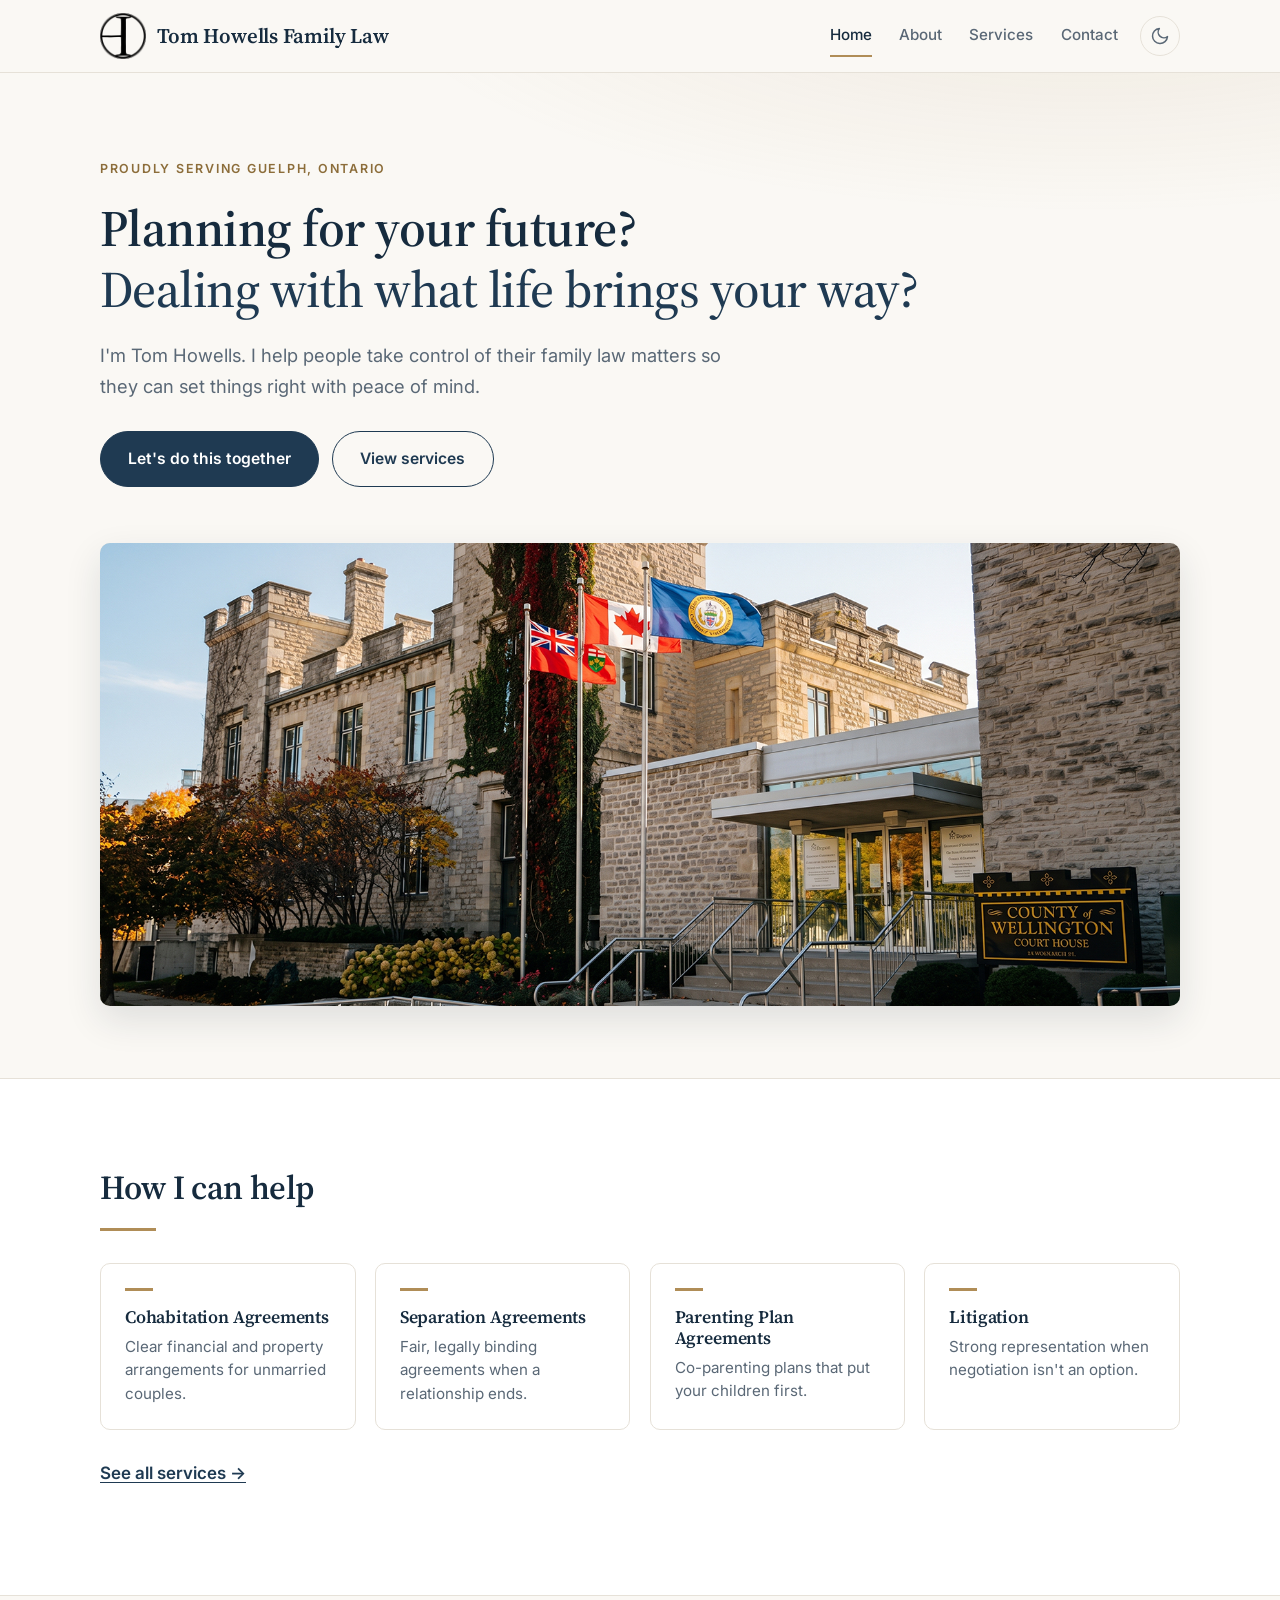
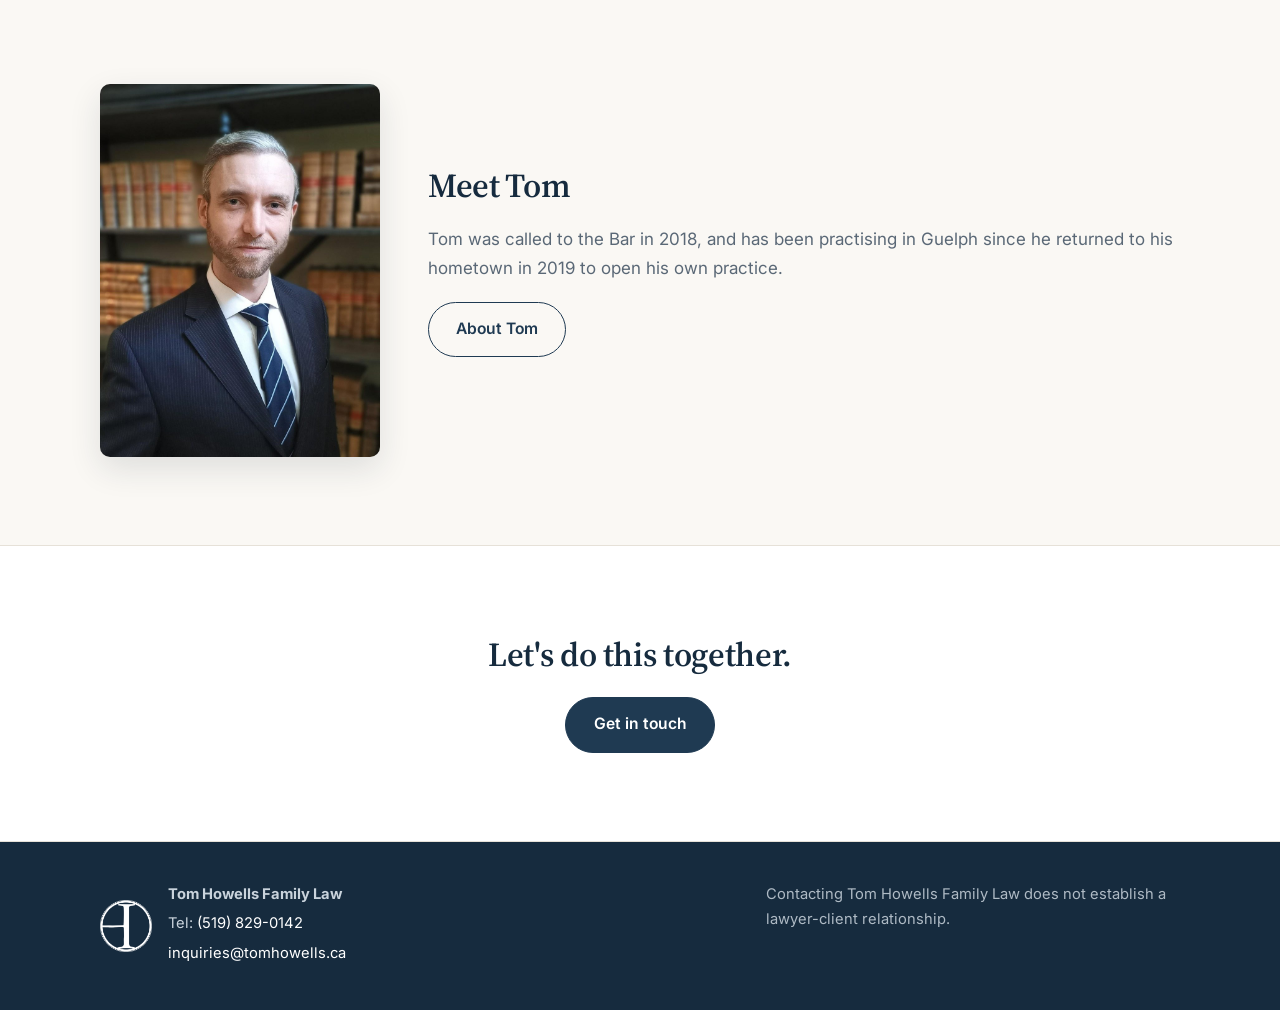
<file: index.html>
<!DOCTYPE html>
<html lang="en">
<head>
  <meta charset="utf-8">
  <meta name="viewport" content="width=device-width, initial-scale=1">
  <title>Tom Howells Family Law | Guelph, Ontario</title>
  <meta name="description" content="Tom Howells Family Law proudly serves Guelph, Ontario. Cohabitation agreements, separation agreements, parenting plans and family law litigation.">
  <meta name="theme-color" content="#faf8f4">
  <link rel="icon" href="favicon.ico" sizes="48x48">
  <link rel="icon" type="image/png" sizes="32x32" href="assets/favicon-32.png">
  <link rel="apple-touch-icon" href="assets/apple-touch-icon.png">
  <link rel="preconnect" href="https://fonts.googleapis.com">
  <link rel="preconnect" href="https://fonts.gstatic.com" crossorigin>
  <link href="https://fonts.googleapis.com/css2?family=Inter:wght@400;500;600&family=Source+Serif+4:wght@500;600&display=swap" rel="stylesheet">
  <link rel="stylesheet" href="styles.css">
  <script src="theme.js"></script>
  <script type="application/ld+json">
  {
    "@context": "https://schema.org",
    "@type": "LegalService",
    "name": "Tom Howells Family Law",
    "telephone": "+1-519-829-0142",
    "email": "inquiries@tomhowells.ca",
    "areaServed": { "@type": "City", "name": "Guelph" },
    "address": { "@type": "PostalAddress", "addressLocality": "Guelph", "addressRegion": "ON", "addressCountry": "CA" }
  }
  </script>
</head>
<body>
  <a class="skip-link" href="#main">Skip to content</a>

  <header class="site-header">
    <div class="container header-inner">
      <a class="brand" href="index.html">
        <img src="assets/logo.png" alt="" width="46" height="46">
        <span>Tom Howells Family Law</span>
      </a>
      <div class="header-actions">
      <nav class="nav" aria-label="Main">
        <a href="index.html" aria-current="page">Home</a>
        <a href="about.html">About</a>
        <a href="services.html">Services</a>
        <a href="contact.html">Contact</a>
      </nav>
        <button class="theme-toggle" type="button" aria-label="Switch to dark theme">
          <svg class="moon" viewBox="0 0 24 24" fill="none" stroke="currentColor" stroke-width="1.8" stroke-linecap="round" stroke-linejoin="round" aria-hidden="true"><path d="M21 12.8A9 9 0 1 1 11.2 3a7 7 0 0 0 9.8 9.8z"/></svg>
          <svg class="sun" viewBox="0 0 24 24" fill="none" stroke="currentColor" stroke-width="1.8" stroke-linecap="round" stroke-linejoin="round" aria-hidden="true"><circle cx="12" cy="12" r="4"/><path d="M12 2v2M12 20v2M4.93 4.93l1.41 1.41M17.66 17.66l1.41 1.41M2 12h2M20 12h2M4.93 19.07l1.41-1.41M17.66 6.34l1.41-1.41"/></svg>
        </button>
      </div>
    </div>
  </header>

  <main id="main">
    <section class="hero">
      <div class="container">
        <span class="eyebrow">Proudly serving Guelph, Ontario</span>
        <h1>
          <span>Planning for your future?</span>
          <span>Dealing with what life brings your way?</span>
        </h1>
        <p class="intro">I'm Tom Howells. I help people take control of their family law matters so they can set things right with peace of mind.</p>
        <div class="btn-row">
          <a class="btn" href="contact.html">Let's do this together</a>
          <a class="btn ghost" href="services.html">View services</a>
        </div>
        <figure class="hero-photo">
          <img src="assets/hero-1584.jpg"
               srcset="assets/hero-800.jpg 800w, assets/hero-1584.jpg 1584w"
               sizes="(min-width: 1120px) 1080px, calc(100vw - 2.5rem)"
               alt="The courthouse in Guelph, Ontario, on a sunny day" width="1584" height="672" fetchpriority="high">
        </figure>
      </div>
    </section>

    <section class="section alt" aria-labelledby="help-h">
      <div class="container">
        <div class="section-head">
          <h2 id="help-h">How I can help</h2>
          <hr class="rule">
        </div>
        <div class="mini-grid">
          <a class="mini" href="services.html#cohabitation">
            <h3>Cohabitation Agreements</h3>
            <p>Clear financial and property arrangements for unmarried couples.</p>
          </a>
          <a class="mini" href="services.html#separation">
            <h3>Separation Agreements</h3>
            <p>Fair, legally binding agreements when a relationship ends.</p>
          </a>
          <a class="mini" href="services.html#parenting">
            <h3>Parenting Plan Agreements</h3>
            <p>Co-parenting plans that put your children first.</p>
          </a>
          <a class="mini" href="services.html#litigation">
            <h3>Litigation</h3>
            <p>Strong representation when negotiation isn't an option.</p>
          </a>
        </div>
        <p class="more-link"><a href="services.html">See all services &rarr;</a></p>
      </div>
    </section>

    <section class="section" aria-labelledby="meet-h">
      <div class="container meet">
        <figure class="headshot">
          <img src="assets/headshot.jpg" alt="Portrait of Tom Howells" width="900" height="1200" loading="lazy">
        </figure>
        <div>
          <h2 id="meet-h">Meet Tom</h2>
          <p>Tom was called to the Bar in 2018, and has been practising in Guelph since he returned to his hometown in 2019 to open his own practice.</p>
          <p><a class="btn ghost" href="about.html">About Tom</a></p>
        </div>
      </div>
    </section>

    <section class="section alt cta">
      <div class="container">
        <h2>Let's do this together.</h2>
        <a class="btn" href="contact.html">Get in touch</a>
      </div>
    </section>
  </main>

  <footer class="site-footer">
    <div class="container footer-inner">
      <div class="footer-brand">
        <img src="assets/logo-white.png" alt="" width="52" height="52" loading="lazy">
        <div>
          <p><strong>Tom Howells Family Law</strong></p>
          <p>Tel: <a href="tel:+15198290142">(519) 829-0142</a></p>
          <p><a href="mailto:inquiries@tomhowells.ca">inquiries@tomhowells.ca</a></p>
        </div>
      </div>
      <div class="disclaimer">
        <p>Contacting Tom Howells Family Law does not establish a lawyer-client relationship.</p>
      </div>
    </div>
  </footer>
</body>
</html>
</file>
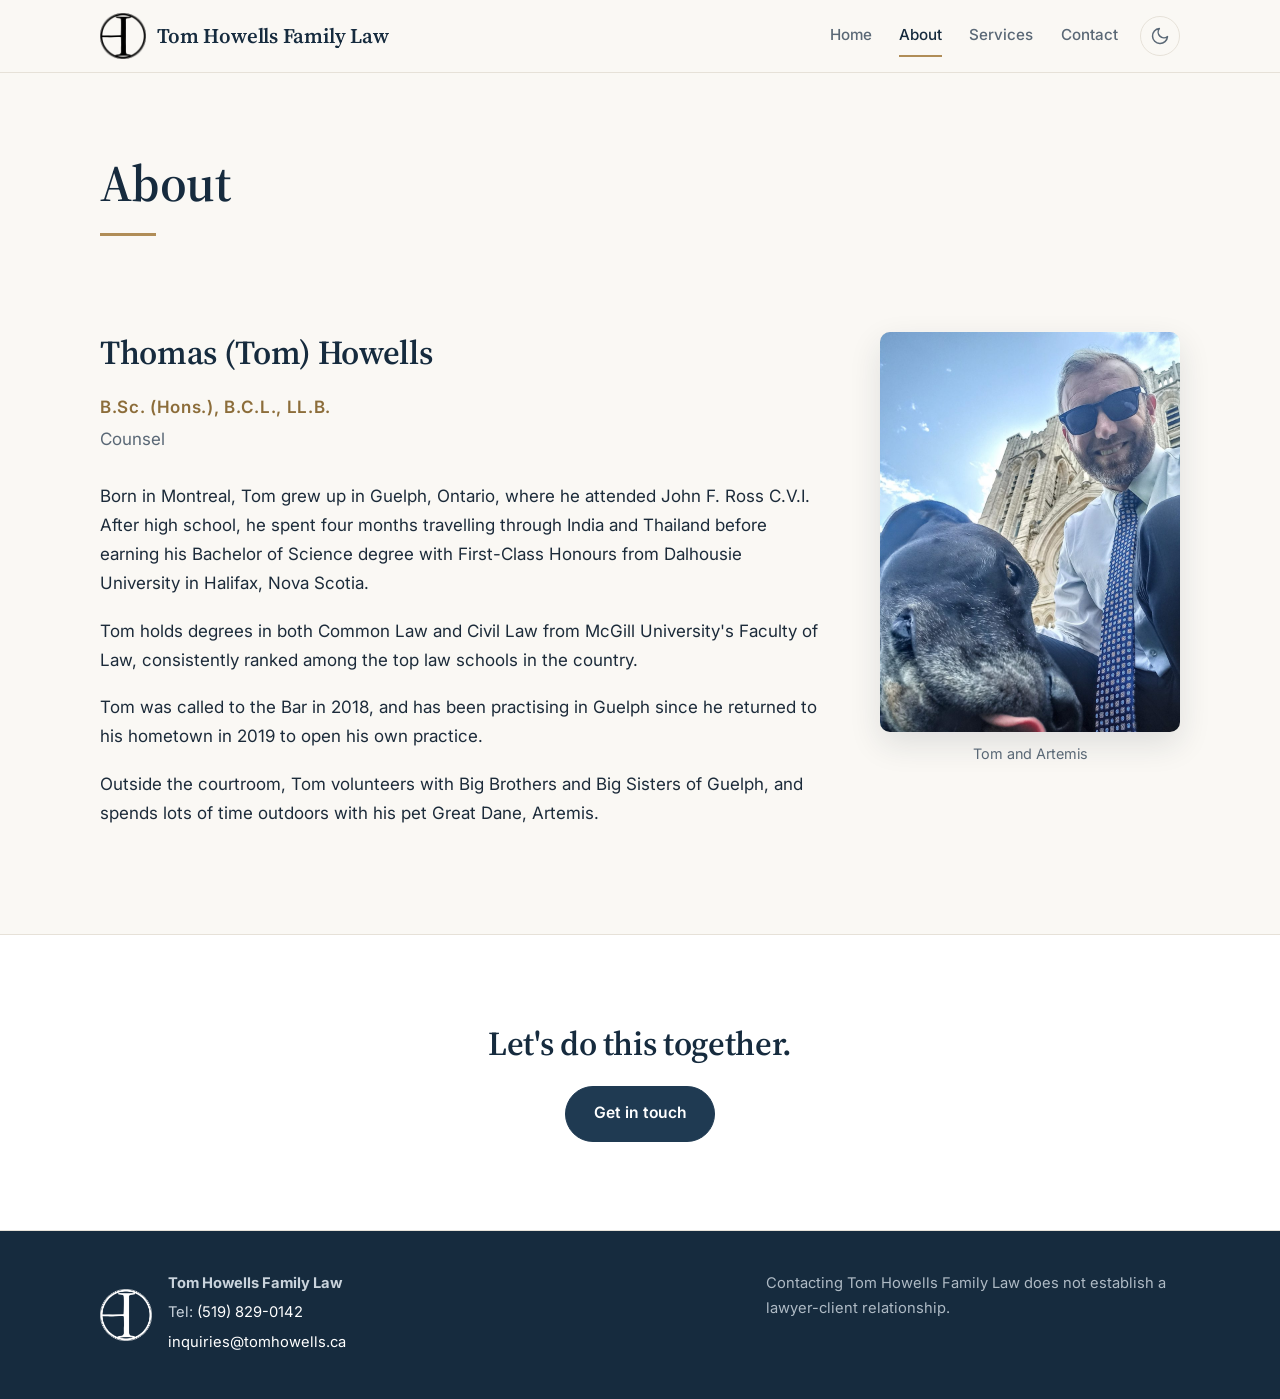
<file: about.html>
<!DOCTYPE html>
<html lang="en">
<head>
  <meta charset="utf-8">
  <meta name="viewport" content="width=device-width, initial-scale=1">
  <title>About Tom Howells | Tom Howells Family Law</title>
  <meta name="description" content="Thomas (Tom) Howells, B.Sc. (Hons.), B.C.L., LL.B., has practised in Guelph, Ontario since 2019.">
  <meta name="theme-color" content="#faf8f4">
  <link rel="icon" href="favicon.ico" sizes="48x48">
  <link rel="icon" type="image/png" sizes="32x32" href="assets/favicon-32.png">
  <link rel="apple-touch-icon" href="assets/apple-touch-icon.png">
  <link rel="preconnect" href="https://fonts.googleapis.com">
  <link rel="preconnect" href="https://fonts.gstatic.com" crossorigin>
  <link href="https://fonts.googleapis.com/css2?family=Inter:wght@400;500;600&family=Source+Serif+4:wght@500;600&display=swap" rel="stylesheet">
  <link rel="stylesheet" href="styles.css">
  <script src="theme.js"></script>
</head>
<body>
  <a class="skip-link" href="#main">Skip to content</a>

  <header class="site-header">
    <div class="container header-inner">
      <a class="brand" href="index.html">
        <img src="assets/logo.png" alt="" width="46" height="46">
        <span>Tom Howells Family Law</span>
      </a>
      <div class="header-actions">
      <nav class="nav" aria-label="Main">
        <a href="index.html">Home</a>
        <a href="about.html" aria-current="page">About</a>
        <a href="services.html">Services</a>
        <a href="contact.html">Contact</a>
      </nav>
        <button class="theme-toggle" type="button" aria-label="Switch to dark theme">
          <svg class="moon" viewBox="0 0 24 24" fill="none" stroke="currentColor" stroke-width="1.8" stroke-linecap="round" stroke-linejoin="round" aria-hidden="true"><path d="M21 12.8A9 9 0 1 1 11.2 3a7 7 0 0 0 9.8 9.8z"/></svg>
          <svg class="sun" viewBox="0 0 24 24" fill="none" stroke="currentColor" stroke-width="1.8" stroke-linecap="round" stroke-linejoin="round" aria-hidden="true"><circle cx="12" cy="12" r="4"/><path d="M12 2v2M12 20v2M4.93 4.93l1.41 1.41M17.66 17.66l1.41 1.41M2 12h2M20 12h2M4.93 19.07l1.41-1.41M17.66 6.34l1.41-1.41"/></svg>
        </button>
      </div>
    </div>
  </header>

  <main id="main">
    <div class="container page-title">
      <h1>About</h1>
      <hr class="rule">
    </div>

    <section class="section">
      <div class="container about-grid">
        <div class="about-text">
          <h2>Thomas (Tom) Howells</h2>
          <p class="creds">B.Sc. (Hons.), B.C.L., LL.B.</p>
          <p class="role">Counsel</p>
          <p>Born in Montreal, Tom grew up in Guelph, Ontario, where he attended John F. Ross C.V.I. After high school, he spent four months travelling through India and Thailand before earning his Bachelor of Science degree with First-Class Honours from Dalhousie University in Halifax, Nova Scotia.</p>
          <p>Tom holds degrees in both Common Law and Civil Law from McGill University's Faculty of Law, consistently ranked among the top law schools in the country.</p>
          <p>Tom was called to the Bar in 2018, and has been practising in Guelph since he returned to his hometown in 2019 to open his own practice.</p>
          <p>Outside the courtroom, Tom volunteers with Big Brothers and Big Sisters of Guelph, and spends lots of time outdoors with his pet Great Dane, Artemis.</p>
        </div>
        <figure class="pet">
          <div class="headshot">
            <img src="assets/tom-and-artemis.jpg" alt="Tom Howells smiling in sunglasses, with his Great Dane, Artemis, in the foreground" width="900" height="1200">
          </div>
          <figcaption>Tom and Artemis</figcaption>
        </figure>
      </div>
    </section>

    <section class="section alt cta">
      <div class="container">
        <h2>Let's do this together.</h2>
        <a class="btn" href="contact.html">Get in touch</a>
      </div>
    </section>
  </main>

  <footer class="site-footer">
    <div class="container footer-inner">
      <div class="footer-brand">
        <img src="assets/logo-white.png" alt="" width="52" height="52" loading="lazy">
        <div>
          <p><strong>Tom Howells Family Law</strong></p>
          <p>Tel: <a href="tel:+15198290142">(519) 829-0142</a></p>
          <p><a href="mailto:inquiries@tomhowells.ca">inquiries@tomhowells.ca</a></p>
        </div>
      </div>
      <div class="disclaimer">
        <p>Contacting Tom Howells Family Law does not establish a lawyer-client relationship.</p>
      </div>
    </div>
  </footer>
</body>
</html>
</file>
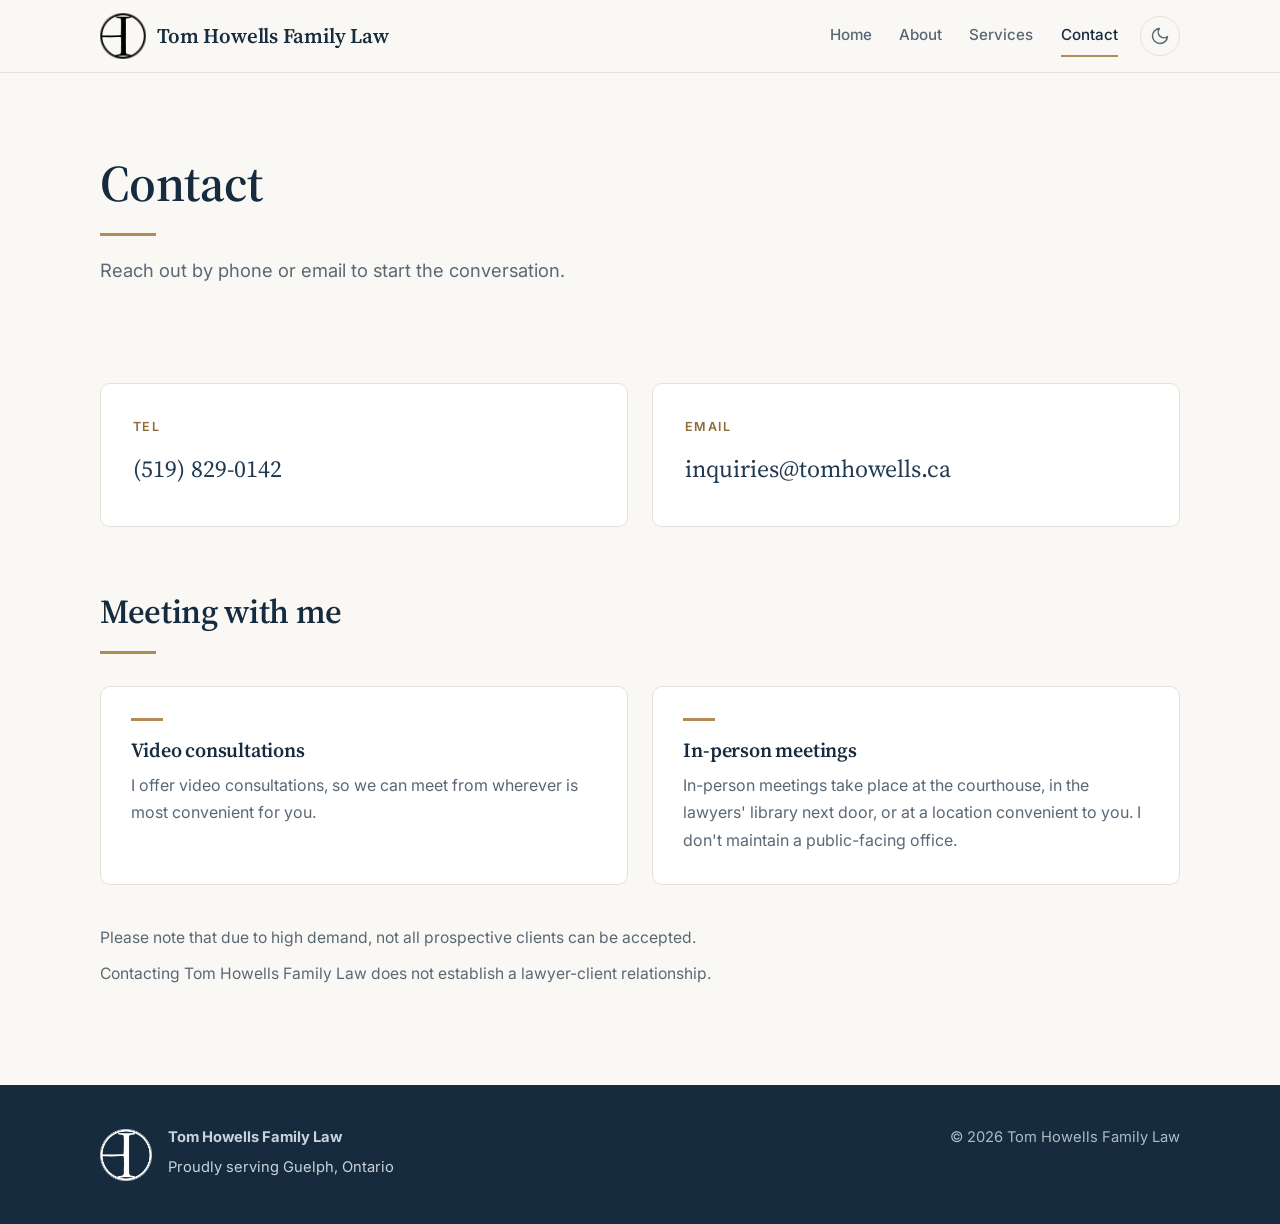
<file: contact.html>
<!DOCTYPE html>
<html lang="en">
<head>
  <meta charset="utf-8">
  <meta name="viewport" content="width=device-width, initial-scale=1">
  <title>Contact | Tom Howells Family Law</title>
  <meta name="description" content="Contact Tom Howells Family Law in Guelph, Ontario by phone at (519) 829-0142 or by email at inquiries@tomhowells.ca. Video consultations and in-person meetings available.">
  <meta name="theme-color" content="#faf8f4">
  <link rel="icon" href="favicon.ico" sizes="48x48">
  <link rel="icon" type="image/png" sizes="32x32" href="assets/favicon-32.png">
  <link rel="apple-touch-icon" href="assets/apple-touch-icon.png">
  <link rel="preconnect" href="https://fonts.googleapis.com">
  <link rel="preconnect" href="https://fonts.gstatic.com" crossorigin>
  <link href="https://fonts.googleapis.com/css2?family=Inter:wght@400;500;600&family=Source+Serif+4:wght@500;600&display=swap" rel="stylesheet">
  <link rel="stylesheet" href="styles.css">
  <script src="theme.js"></script>
</head>
<body>
  <a class="skip-link" href="#main">Skip to content</a>

  <header class="site-header">
    <div class="container header-inner">
      <a class="brand" href="index.html">
        <img src="assets/logo.png" alt="" width="46" height="46">
        <span>Tom Howells Family Law</span>
      </a>
      <div class="header-actions">
      <nav class="nav" aria-label="Main">
        <a href="index.html">Home</a>
        <a href="about.html">About</a>
        <a href="services.html">Services</a>
        <a href="contact.html" aria-current="page">Contact</a>
      </nav>
        <button class="theme-toggle" type="button" aria-label="Switch to dark theme">
          <svg class="moon" viewBox="0 0 24 24" fill="none" stroke="currentColor" stroke-width="1.8" stroke-linecap="round" stroke-linejoin="round" aria-hidden="true"><path d="M21 12.8A9 9 0 1 1 11.2 3a7 7 0 0 0 9.8 9.8z"/></svg>
          <svg class="sun" viewBox="0 0 24 24" fill="none" stroke="currentColor" stroke-width="1.8" stroke-linecap="round" stroke-linejoin="round" aria-hidden="true"><circle cx="12" cy="12" r="4"/><path d="M12 2v2M12 20v2M4.93 4.93l1.41 1.41M17.66 17.66l1.41 1.41M2 12h2M20 12h2M4.93 19.07l1.41-1.41M17.66 6.34l1.41-1.41"/></svg>
        </button>
      </div>
    </div>
  </header>

  <main id="main">
    <div class="container page-title">
      <h1>Contact</h1>
      <hr class="rule">
      <p class="lead">Reach out by phone or email to start the conversation.</p>
    </div>

    <section class="section">
      <div class="container">
        <div class="contact-grid">
          <div class="contact-card">
            <div class="label">Tel</div>
            <a href="tel:+15198290142">(519) 829-0142</a>
          </div>
          <div class="contact-card">
            <div class="label">Email</div>
            <a href="mailto:inquiries@tomhowells.ca">inquiries@tomhowells.ca</a>
          </div>
        </div>
        <div class="section-head meet-head">
          <h2>Meeting with me</h2>
          <hr class="rule">
        </div>
        <div class="cards">
          <article class="card">
            <h3>Video consultations</h3>
            <p>I offer video consultations, so we can meet from wherever is most convenient for you.</p>
          </article>
          <article class="card">
            <h3>In-person meetings</h3>
            <p>In-person meetings take place at the courthouse, in the lawyers' library next door, or at a location convenient to you. I don't maintain a public-facing office.</p>
          </article>
        </div>
        <div class="notice">
          <p>Please note that due to high demand, not all prospective clients can be accepted.</p>
          <p>Contacting Tom Howells Family Law does not establish a lawyer-client relationship.</p>
        </div>
      </div>
    </section>
  </main>

  <footer class="site-footer">
    <div class="container footer-inner">
      <div class="footer-brand">
        <img src="assets/logo-white.png" alt="" width="52" height="52" loading="lazy">
        <div>
          <p><strong>Tom Howells Family Law</strong></p>
          <p>Proudly serving Guelph, Ontario</p>
        </div>
      </div>
      <div class="disclaimer">
        <p>&copy; <span id="yr">2026</span> Tom Howells Family Law</p>
      </div>
    </div>
  </footer>
  <script>document.getElementById('yr').textContent = new Date().getFullYear();</script>
</body>
</html>
</file>
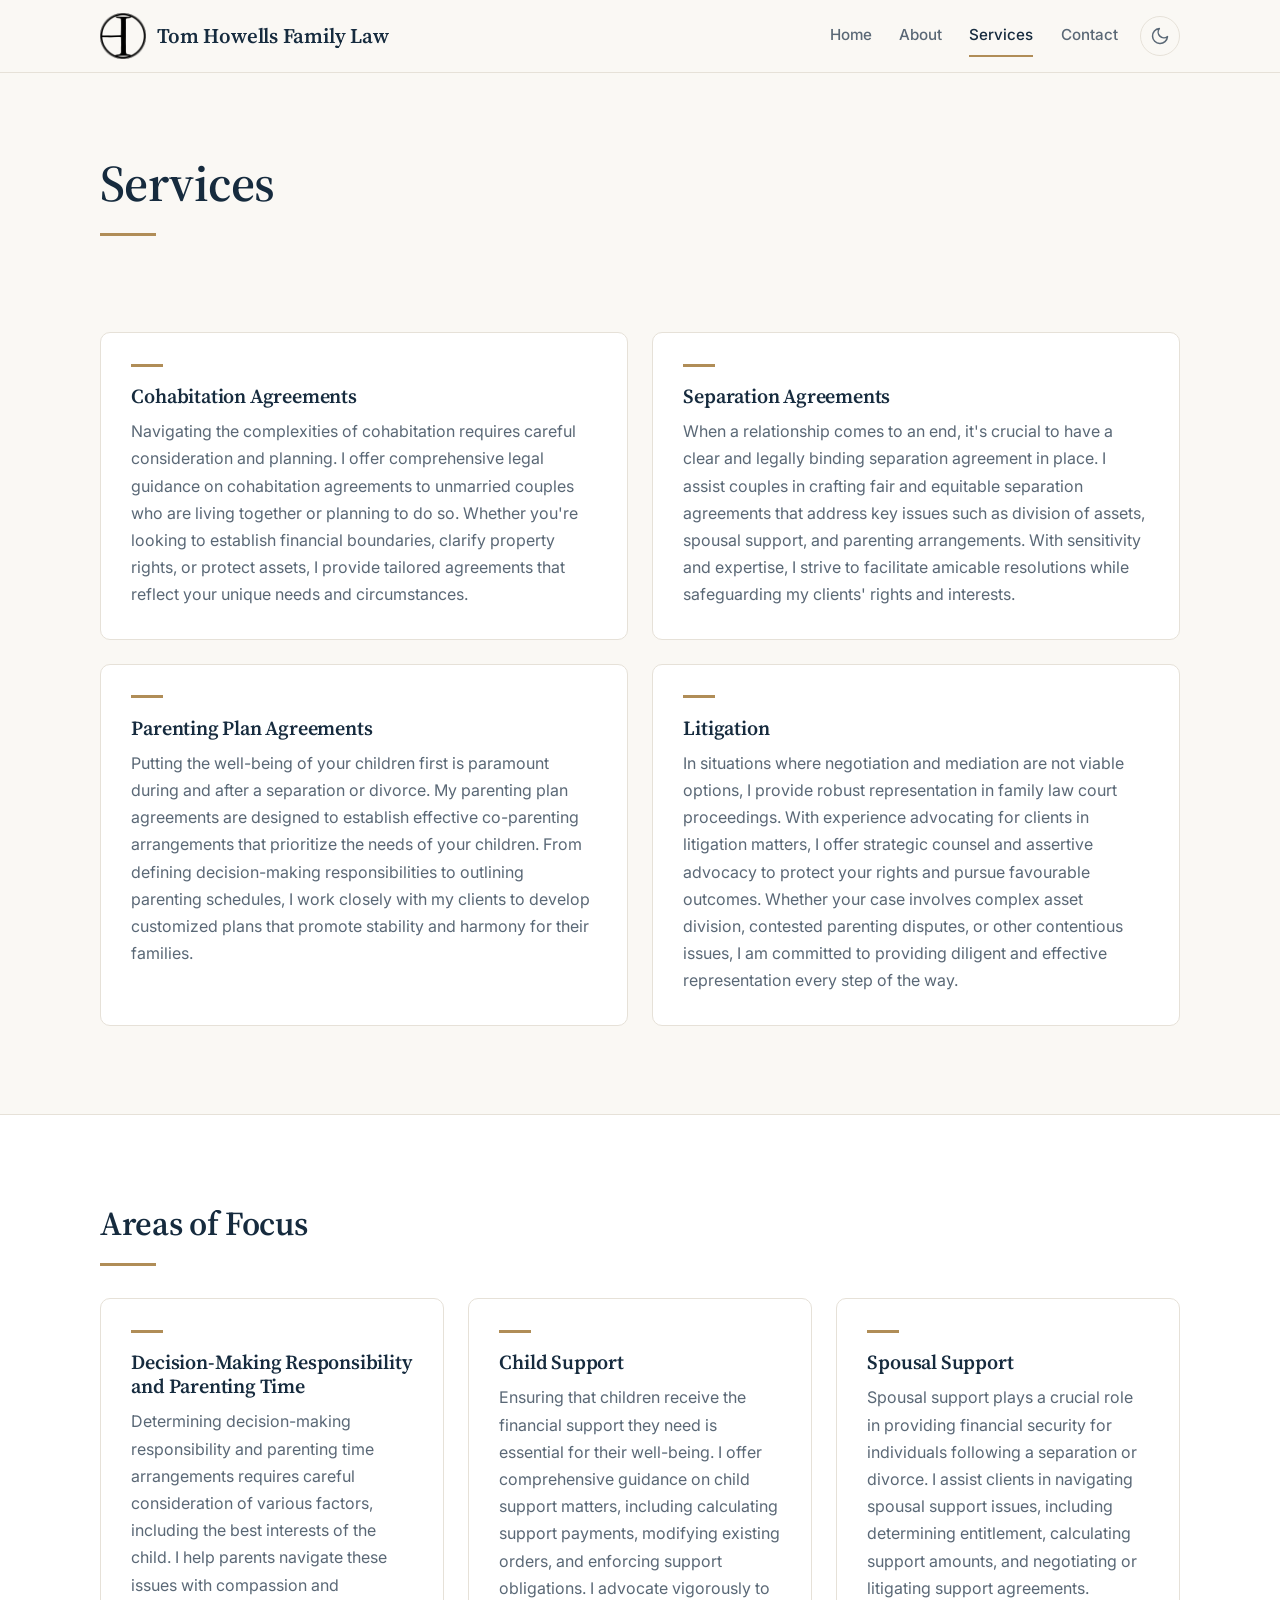
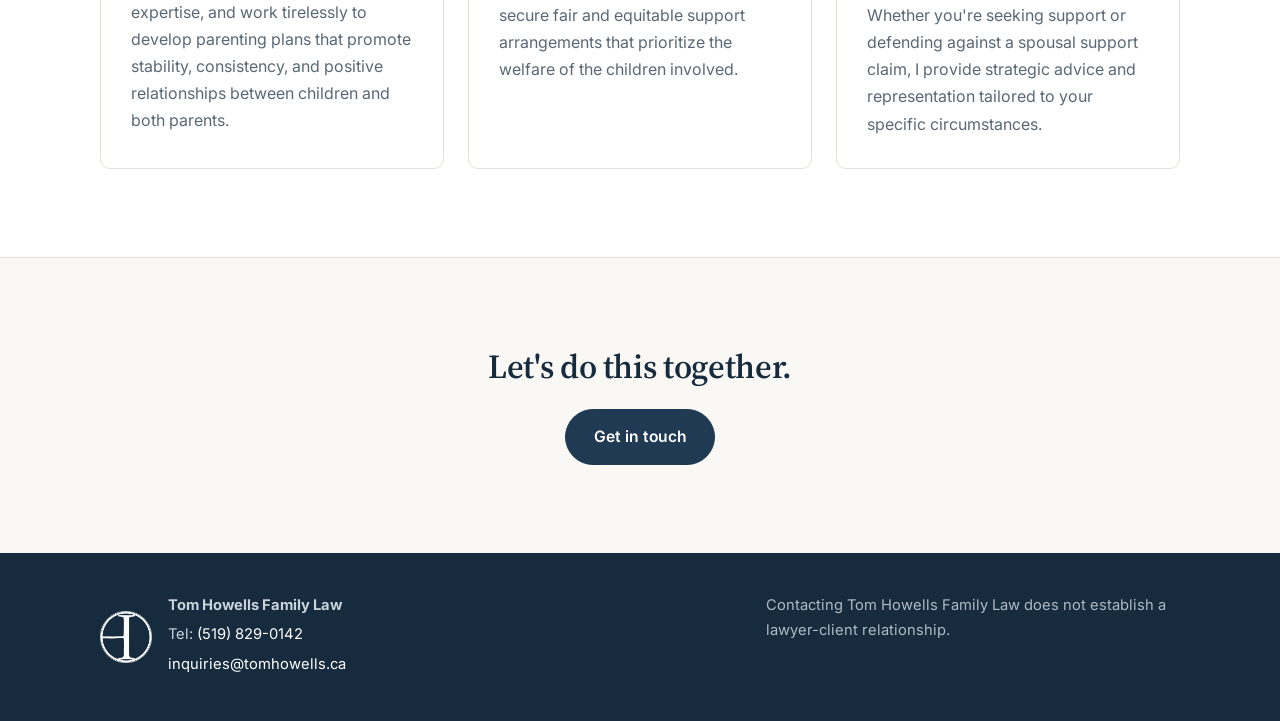
<file: services.html>
<!DOCTYPE html>
<html lang="en">
<head>
  <meta charset="utf-8">
  <meta name="viewport" content="width=device-width, initial-scale=1">
  <title>Services | Tom Howells Family Law</title>
  <meta name="description" content="Cohabitation agreements, separation agreements, parenting plan agreements and litigation, with a focus on parenting, child support and spousal support.">
  <meta name="theme-color" content="#faf8f4">
  <link rel="icon" href="favicon.ico" sizes="48x48">
  <link rel="icon" type="image/png" sizes="32x32" href="assets/favicon-32.png">
  <link rel="apple-touch-icon" href="assets/apple-touch-icon.png">
  <link rel="preconnect" href="https://fonts.googleapis.com">
  <link rel="preconnect" href="https://fonts.gstatic.com" crossorigin>
  <link href="https://fonts.googleapis.com/css2?family=Inter:wght@400;500;600&family=Source+Serif+4:wght@500;600&display=swap" rel="stylesheet">
  <link rel="stylesheet" href="styles.css">
  <script src="theme.js"></script>
</head>
<body>
  <a class="skip-link" href="#main">Skip to content</a>

  <header class="site-header">
    <div class="container header-inner">
      <a class="brand" href="index.html">
        <img src="assets/logo.png" alt="" width="46" height="46">
        <span>Tom Howells Family Law</span>
      </a>
      <div class="header-actions">
      <nav class="nav" aria-label="Main">
        <a href="index.html">Home</a>
        <a href="about.html">About</a>
        <a href="services.html" aria-current="page">Services</a>
        <a href="contact.html">Contact</a>
      </nav>
        <button class="theme-toggle" type="button" aria-label="Switch to dark theme">
          <svg class="moon" viewBox="0 0 24 24" fill="none" stroke="currentColor" stroke-width="1.8" stroke-linecap="round" stroke-linejoin="round" aria-hidden="true"><path d="M21 12.8A9 9 0 1 1 11.2 3a7 7 0 0 0 9.8 9.8z"/></svg>
          <svg class="sun" viewBox="0 0 24 24" fill="none" stroke="currentColor" stroke-width="1.8" stroke-linecap="round" stroke-linejoin="round" aria-hidden="true"><circle cx="12" cy="12" r="4"/><path d="M12 2v2M12 20v2M4.93 4.93l1.41 1.41M17.66 17.66l1.41 1.41M2 12h2M20 12h2M4.93 19.07l1.41-1.41M17.66 6.34l1.41-1.41"/></svg>
        </button>
      </div>
    </div>
  </header>

  <main id="main">
    <div class="container page-title">
      <h1>Services</h1>
      <hr class="rule">
    </div>

    <section class="section">
      <div class="container">
        <div class="cards">
          <article class="card" id="cohabitation">
            <h3>Cohabitation Agreements</h3>
            <p>Navigating the complexities of cohabitation requires careful consideration and planning. I offer comprehensive legal guidance on cohabitation agreements to unmarried couples who are living together or planning to do so. Whether you're looking to establish financial boundaries, clarify property rights, or protect assets, I provide tailored agreements that reflect your unique needs and circumstances.</p>
          </article>
          <article class="card" id="separation">
            <h3>Separation Agreements</h3>
            <p>When a relationship comes to an end, it's crucial to have a clear and legally binding separation agreement in place. I assist couples in crafting fair and equitable separation agreements that address key issues such as division of assets, spousal support, and parenting arrangements. With sensitivity and expertise, I strive to facilitate amicable resolutions while safeguarding my clients' rights and interests.</p>
          </article>
          <article class="card" id="parenting">
            <h3>Parenting Plan Agreements</h3>
            <p>Putting the well-being of your children first is paramount during and after a separation or divorce. My parenting plan agreements are designed to establish effective co-parenting arrangements that prioritize the needs of your children. From defining decision-making responsibilities to outlining parenting schedules, I work closely with my clients to develop customized plans that promote stability and harmony for their families.</p>
          </article>
          <article class="card" id="litigation">
            <h3>Litigation</h3>
            <p>In situations where negotiation and mediation are not viable options, I provide robust representation in family law court proceedings. With experience advocating for clients in litigation matters, I offer strategic counsel and assertive advocacy to protect your rights and pursue favourable outcomes. Whether your case involves complex asset division, contested parenting disputes, or other contentious issues, I am committed to providing diligent and effective representation every step of the way.</p>
          </article>
        </div>
      </div>
    </section>

    <section class="section alt">
      <div class="container">
        <div class="section-head">
          <h2>Areas of Focus</h2>
          <hr class="rule">
        </div>
        <div class="cards three">
          <article class="card">
            <h3>Decision-Making Responsibility and Parenting Time</h3>
            <p>Determining decision-making responsibility and parenting time arrangements requires careful consideration of various factors, including the best interests of the child. I help parents navigate these issues with compassion and expertise, and work tirelessly to develop parenting plans that promote stability, consistency, and positive relationships between children and both parents.</p>
          </article>
          <article class="card">
            <h3>Child Support</h3>
            <p>Ensuring that children receive the financial support they need is essential for their well-being. I offer comprehensive guidance on child support matters, including calculating support payments, modifying existing orders, and enforcing support obligations. I advocate vigorously to secure fair and equitable support arrangements that prioritize the welfare of the children involved.</p>
          </article>
          <article class="card">
            <h3>Spousal Support</h3>
            <p>Spousal support plays a crucial role in providing financial security for individuals following a separation or divorce. I assist clients in navigating spousal support issues, including determining entitlement, calculating support amounts, and negotiating or litigating support agreements. Whether you're seeking support or defending against a spousal support claim, I provide strategic advice and representation tailored to your specific circumstances.</p>
          </article>
        </div>
      </div>
    </section>

    <section class="section cta">
      <div class="container">
        <h2>Let's do this together.</h2>
        <a class="btn" href="contact.html">Get in touch</a>
      </div>
    </section>
  </main>

  <footer class="site-footer">
    <div class="container footer-inner">
      <div class="footer-brand">
        <img src="assets/logo-white.png" alt="" width="52" height="52" loading="lazy">
        <div>
          <p><strong>Tom Howells Family Law</strong></p>
          <p>Tel: <a href="tel:+15198290142">(519) 829-0142</a></p>
          <p><a href="mailto:inquiries@tomhowells.ca">inquiries@tomhowells.ca</a></p>
        </div>
      </div>
      <div class="disclaimer">
        <p>Contacting Tom Howells Family Law does not establish a lawyer-client relationship.</p>
      </div>
    </div>
  </footer>
</body>
</html>
</file>
<file: styles.css>
/* ---------- Theme ----------
   Light is the default. Dark applies automatically when the visitor's device
   prefers it, and theme.js sets data-theme="light|dark" on <html> so a manual
   choice from the header toggle wins over the system setting. */
:root {
  color-scheme: light;
  --ink: #1c2b3a;
  --muted: #5a6876;
  --heading: #162b3e;
  --subheading: #1f3a52;
  --link: #1f3a52;
  --link-hover: #8c6d3a;
  --accent: #b08d57;
  --accent-dark: #8c6d3a;
  --bg: #faf8f4;
  --surface: #ffffff;
  --card: #ffffff;
  --line: #e6e1d8;
  --placeholder: #e9e4da;
  --header-bg: rgba(250, 248, 244, 0.94);
  --btn-bg: #1f3a52;
  --btn-bg-hover: #162b3e;
  --btn-fg: #ffffff;
  --footer-bg: #162b3e;
  --footer-fg: #c9d3dc;
  --hero-glow: rgba(176, 141, 87, 0.14);
  --shadow: rgba(28, 43, 58, 0.12);
  --shadow-soft: rgba(28, 43, 58, 0.08);
  --logo-filter: none;
  --img-filter: none;

  --radius: 10px;
  --max: 1080px;
  --serif: "Source Serif 4", Georgia, "Times New Roman", serif;
  --sans: "Inter", system-ui, -apple-system, "Segoe UI", Roboto, sans-serif;
}

/* Dark values are written twice: once for visitors whose device prefers dark
   (and have not picked a theme), once for an explicit data-theme="dark". */
@media (prefers-color-scheme: dark) {
  :root:not([data-theme]) {
    color-scheme: dark;
    --ink: #e6ebf0;
    --muted: #a3afbb;
    --heading: #f3efe6;
    --subheading: #c6d1dc;
    --link: #d2b988;
    --link-hover: #ecd9b3;
    --accent: #b08d57;
    --accent-dark: #cfb07a;
    --bg: #0f1a24;
    --surface: #131f2b;
    --card: #172634;
    --line: #26384a;
    --placeholder: #1d2c3a;
    --header-bg: rgba(15, 26, 36, 0.92);
    --btn-bg: #c9a96e;
    --btn-bg-hover: #dcc08a;
    --btn-fg: #14212e;
    --footer-bg: #0a131b;
    --footer-fg: #aebbc7;
    --hero-glow: rgba(176, 141, 87, 0.12);
    --shadow: rgba(0, 0, 0, 0.45);
    --shadow-soft: rgba(0, 0, 0, 0.35);
    --logo-filter: invert(1);
    --img-filter: brightness(0.92);
  }
}

:root[data-theme="dark"] {
  color-scheme: dark;
  --ink: #e6ebf0;
  --muted: #a3afbb;
  --heading: #f3efe6;
  --subheading: #c6d1dc;
  --link: #d2b988;
  --link-hover: #ecd9b3;
  --accent: #b08d57;
  --accent-dark: #cfb07a;
  --bg: #0f1a24;
  --surface: #131f2b;
  --card: #172634;
  --line: #26384a;
  --placeholder: #1d2c3a;
  --header-bg: rgba(15, 26, 36, 0.92);
  --btn-bg: #c9a96e;
  --btn-bg-hover: #dcc08a;
  --btn-fg: #14212e;
  --footer-bg: #0a131b;
  --footer-fg: #aebbc7;
  --hero-glow: rgba(176, 141, 87, 0.12);
  --shadow: rgba(0, 0, 0, 0.45);
  --shadow-soft: rgba(0, 0, 0, 0.35);
  --logo-filter: invert(1);
  --img-filter: brightness(0.92);
}

/* ---------- Base ---------- */
*, *::before, *::after { box-sizing: border-box; }

html { scroll-behavior: smooth; -webkit-text-size-adjust: 100%; }

body {
  margin: 0;
  font-family: var(--sans);
  font-size: 1.0625rem;
  line-height: 1.7;
  color: var(--ink);
  background: var(--bg);
  -webkit-font-smoothing: antialiased;
  overflow-x: hidden;
}

img { max-width: 100%; height: auto; display: block; }

a { color: var(--link); text-underline-offset: 3px; }
a:hover { color: var(--link-hover); }

h1, h2, h3 {
  font-family: var(--serif);
  font-weight: 600;
  line-height: 1.2;
  color: var(--heading);
  margin: 0 0 0.6em;
  letter-spacing: -0.01em;
  text-wrap: balance;
}
h1 { font-size: clamp(2rem, 5vw, 3.2rem); }
h2 { font-size: clamp(1.5rem, 3vw, 2.1rem); }
h3 { font-size: 1.25rem; }

p { margin: 0 0 1.1em; }

.container { width: min(100% - 2.5rem, var(--max)); margin-inline: auto; }

.skip-link {
  position: absolute; left: -999px; top: 0;
  background: var(--btn-bg); color: var(--btn-fg); padding: 0.6rem 1rem; z-index: 100;
}
.skip-link:focus { left: 0; color: var(--btn-fg); }

/* ---------- Header ---------- */
.site-header {
  position: sticky; top: 0; z-index: 50;
  background: var(--header-bg);
  -webkit-backdrop-filter: saturate(1.2) blur(8px);
  backdrop-filter: saturate(1.2) blur(8px);
  border-bottom: 1px solid var(--line);
}
.header-inner {
  display: flex; align-items: center; justify-content: space-between;
  gap: 0.5rem 2rem; padding: 0.8rem 0; flex-wrap: wrap;
}
.brand {
  display: flex; align-items: center; gap: 0.7rem;
  text-decoration: none; color: var(--heading);
}
.brand img { height: 46px; width: 46px; filter: var(--logo-filter); }
.brand span {
  font-family: var(--serif); font-size: 1.3rem; font-weight: 600; letter-spacing: -0.01em; line-height: 1.15;
}
.header-actions { display: flex; align-items: center; gap: 1.4rem; }
.nav { display: flex; gap: 0.25rem 1.7rem; flex-wrap: wrap; }
.nav a {
  text-decoration: none; color: var(--muted); font-size: 0.95rem; font-weight: 500;
  padding: 0.45rem 0; border-bottom: 2px solid transparent;
}
.nav a:hover { color: var(--heading); }
.nav a[aria-current="page"] { color: var(--heading); border-bottom-color: var(--accent); }

.theme-toggle {
  display: inline-flex; align-items: center; justify-content: center;
  width: 40px; height: 40px; padding: 0; flex: none;
  border: 1px solid var(--line); border-radius: 50%;
  background: transparent; color: var(--muted); cursor: pointer;
  transition: color 0.2s, border-color 0.2s, background 0.2s;
}
.theme-toggle:hover { color: var(--heading); border-color: var(--accent); }
.theme-toggle svg { width: 20px; height: 20px; }
.theme-toggle .sun { display: none; }
:root[data-theme="dark"] .theme-toggle .sun { display: block; }
:root[data-theme="dark"] .theme-toggle .moon { display: none; }
/* Without JavaScript the toggle can't work, so it stays hidden */
:root:not([data-theme]) .theme-toggle { display: none; }

/* ---------- Hero ---------- */
.hero {
  padding: clamp(2.5rem, 7vw, 5rem) 0 clamp(2.5rem, 6vw, 4.5rem);
  background:
    radial-gradient(1200px 400px at 85% -10%, var(--hero-glow), transparent 60%),
    var(--bg);
}
.eyebrow {
  display: inline-block; font-size: 0.78rem; font-weight: 600;
  letter-spacing: 0.14em; text-transform: uppercase; color: var(--accent-dark);
  margin-bottom: 1.2rem;
}
.hero h1 { max-width: none; margin-bottom: 1.2rem; }
.hero h1 span { display: block; }
.hero h1 span + span { color: var(--subheading); font-weight: 500; }
.hero .intro { max-width: 52ch; color: var(--muted); font-size: 1.15rem; margin-bottom: 1.8rem; }
.btn-row { display: flex; flex-wrap: wrap; gap: 0.8rem; }

.hero-photo {
  margin: clamp(2rem, 5vw, 3.5rem) 0 0; border-radius: var(--radius); overflow: hidden;
  aspect-ratio: 21 / 9; background: var(--placeholder); box-shadow: 0 14px 36px var(--shadow);
}
.hero-photo img { width: 100%; height: 100%; object-fit: cover; object-position: 55% 50%; filter: var(--img-filter); }

.btn {
  display: inline-block; background: var(--btn-bg); color: var(--btn-fg);
  padding: 0.85rem 1.7rem; border-radius: 999px; text-decoration: none;
  font-weight: 600; font-size: 0.98rem; text-align: center;
  border: 1.5px solid var(--btn-bg); transition: background 0.2s, border-color 0.2s, transform 0.2s;
}
.btn:hover { background: var(--btn-bg-hover); border-color: var(--btn-bg-hover); color: var(--btn-fg); transform: translateY(-1px); }
.btn.ghost { background: transparent; color: var(--link); border-color: var(--link); }
.btn.ghost:hover { background: var(--btn-bg); border-color: var(--btn-bg); color: var(--btn-fg); }

/* ---------- Sections ---------- */
.section { padding: clamp(2.75rem, 7vw, 5.5rem) 0; }
.section.alt { background: var(--surface); border-block: 1px solid var(--line); }
.page-title { padding: clamp(2.5rem, 7vw, 5rem) 0 0.5rem; }
.page-title h1 { margin: 0; }
.rule { width: 56px; height: 3px; background: var(--accent); border: 0; margin: 1.2rem 0 0; }
.section-head { margin-bottom: 2rem; }

.cta { text-align: center; }
.cta h2 { margin-bottom: 1.4rem; }

/* Home: service links */
.mini-grid { display: grid; grid-template-columns: repeat(4, 1fr); gap: 1.2rem; }
.mini {
  display: block; background: var(--card); border: 1px solid var(--line);
  border-radius: var(--radius); padding: 1.5rem; text-decoration: none; color: var(--ink);
  transition: box-shadow 0.2s, transform 0.2s, border-color 0.2s;
}
.mini:hover { box-shadow: 0 10px 28px var(--shadow-soft); transform: translateY(-2px); border-color: var(--accent); color: var(--ink); }
.mini h3 { font-size: 1.1rem; margin-bottom: 0.4em; }
.mini p { margin: 0; color: var(--muted); font-size: 0.95rem; line-height: 1.55; }
.mini::before { content: ""; display: block; width: 28px; height: 3px; background: var(--accent); margin-bottom: 1rem; }
.more-link { margin-top: 1.8rem; font-weight: 600; }

/* Home: meet Tom */
.meet { display: grid; grid-template-columns: 280px 1fr; gap: 3rem; align-items: center; }
.meet .headshot { max-width: 280px; }
.meet p { color: var(--muted); }

/* About */
.about-grid {
  display: grid; grid-template-columns: 1fr 300px; gap: 1.75rem 3.5rem; align-items: start;
  grid-template-areas: "text pet";
}
.about-text { grid-area: text; }
.about-grid .pet { grid-area: pet; }
.pet { margin: 0; }
.pet figcaption { margin-top: 0.6rem; font-size: 0.9rem; color: var(--muted); text-align: center; }
.about-grid .creds { color: var(--accent-dark); font-weight: 600; letter-spacing: 0.04em; margin-bottom: 0.2rem; }
.about-grid .role { color: var(--muted); margin-bottom: 1.8rem; }
.headshot {
  margin: 0; border-radius: var(--radius); overflow: hidden; background: var(--placeholder);
  aspect-ratio: 3 / 4; box-shadow: 0 12px 32px var(--shadow);
}
.headshot img { width: 100%; height: 100%; object-fit: cover; object-position: 50% 20%; filter: var(--img-filter); }

/* Services */
.cards { display: grid; grid-template-columns: repeat(2, 1fr); gap: 1.5rem; }
.cards.three { grid-template-columns: repeat(3, 1fr); }
.card {
  background: var(--card); border: 1px solid var(--line); border-radius: var(--radius);
  padding: 1.9rem; transition: box-shadow 0.2s, transform 0.2s;
}
.card:hover { box-shadow: 0 10px 28px var(--shadow-soft); transform: translateY(-2px); }
.card h3 { margin-bottom: 0.5em; }
.card p { color: var(--muted); margin: 0; font-size: 1rem; }
.card::before { content: ""; display: block; width: 32px; height: 3px; background: var(--accent); margin-bottom: 1.1rem; }

/* Contact */
.lead { color: var(--muted); font-size: 1.15rem; max-width: 52ch; margin: 1.2rem 0 0; }
.contact-grid { display: grid; grid-template-columns: 1fr 1fr; gap: 1.5rem; }
.contact-card { background: var(--card); border: 1px solid var(--line); border-radius: var(--radius); padding: 2rem; min-width: 0; }
.contact-card .label {
  font-size: 0.78rem; font-weight: 600; letter-spacing: 0.12em;
  text-transform: uppercase; color: var(--accent-dark); margin-bottom: 0.5rem;
}
.contact-card a {
  display: inline-block; padding: 0.25rem 0;
  font-family: var(--serif); font-size: clamp(1.15rem, 4.6vw, 1.5rem); text-decoration: none; overflow-wrap: anywhere;
}
.contact-card a:hover { text-decoration: underline; }
.meet-head { margin-top: clamp(2.5rem, 6vw, 4rem); }
.notice { margin-top: 2.5rem; color: var(--muted); font-size: 0.98rem; }
.notice p { margin-bottom: 0.6em; }

/* ---------- Footer ---------- */
.site-footer { background: var(--footer-bg); color: var(--footer-fg); padding: 2.5rem 0; font-size: 0.92rem; }
.footer-inner { display: flex; justify-content: space-between; gap: 1.5rem 2rem; flex-wrap: wrap; align-items: flex-start; }
.footer-brand { display: flex; gap: 1rem; align-items: center; }
.footer-brand img { width: 52px; height: 52px; flex: none; }
.site-footer a { color: #fff; text-decoration: none; }
.site-footer a:hover { color: #dcc08a; }
.site-footer p { margin: 0 0 0.3em; }
.site-footer .disclaimer { max-width: 46ch; opacity: 0.85; }

:focus-visible { outline: 3px solid var(--accent); outline-offset: 3px; }

/* ---------- Responsive ---------- */
@media (max-width: 1000px) {
  .mini-grid { grid-template-columns: repeat(2, 1fr); }
  .cards.three { grid-template-columns: 1fr; }
}

@media (max-width: 860px) {
  .meet { grid-template-columns: 1fr; gap: 2rem; }
  .about-grid {
    grid-template-columns: 1fr; gap: 2rem;
    grid-template-areas: "text" "pet";
  }
  .about-grid .pet { max-width: 320px; width: 100%; }
  .hero-photo { aspect-ratio: 16 / 9; }
  .cards, .contact-grid { grid-template-columns: 1fr; }
}

@media (max-width: 560px) {
  body { font-size: 1rem; }
  .site-header { position: static; }
  /* Row 1: brand + theme toggle. Row 2: full-width nav. */
  .header-inner { gap: 0 0.75rem; padding: 0.7rem 0 0.3rem; }
  .header-actions { display: contents; }
  .brand { flex: 1 1 auto; min-width: 0; }
  .brand img { height: 38px; width: 38px; }
  .brand span { font-size: 1.1rem; }
  .theme-toggle { order: 2; }
  .nav { order: 3; flex: 0 0 100%; justify-content: space-between; gap: 0 0.5rem; }
  .nav a { padding: 0.6rem 0; }
  .mini-grid { grid-template-columns: 1fr; }
  .card, .contact-card { padding: 1.4rem; }
  .btn { width: 100%; }
  .hero .intro { font-size: 1.05rem; }
  .hero-photo { aspect-ratio: 4 / 3; }
}

@media (prefers-reduced-motion: reduce) {
  html { scroll-behavior: auto; }
  * { transition: none !important; }
}
</file>
